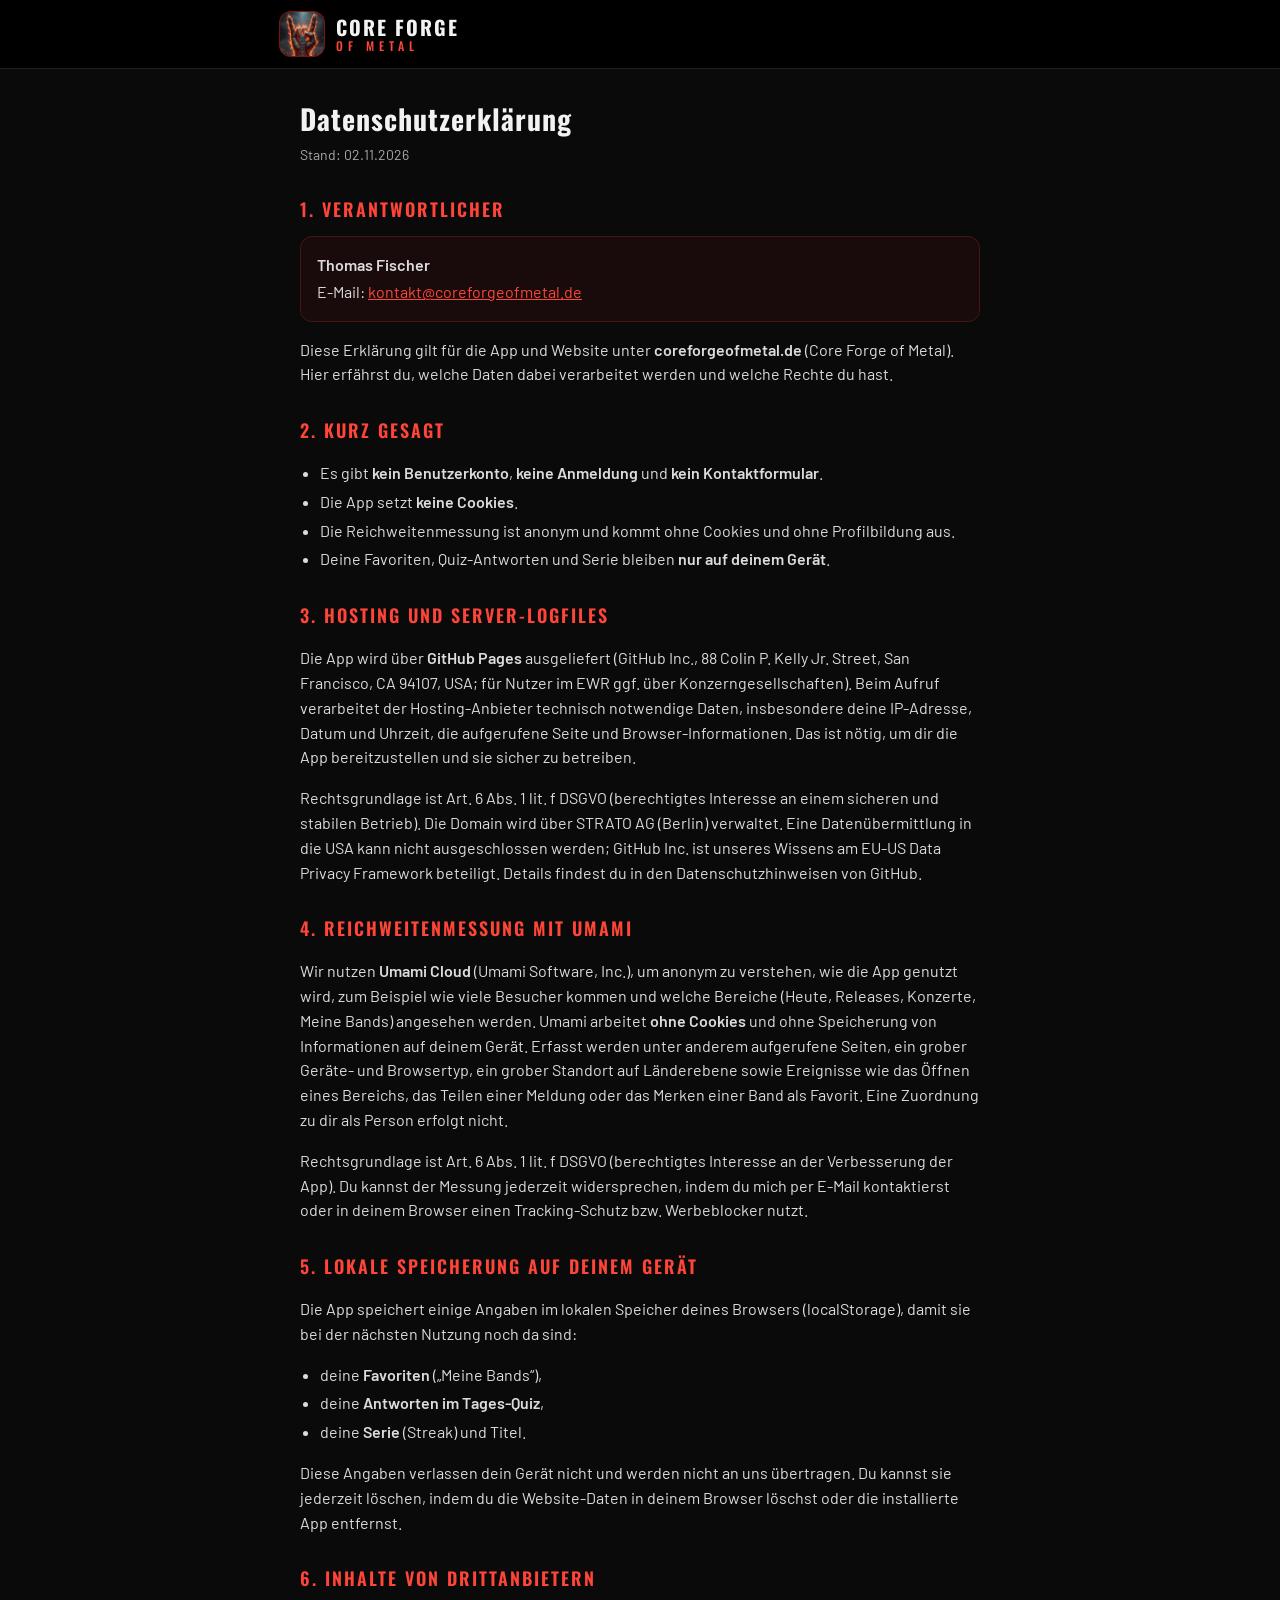
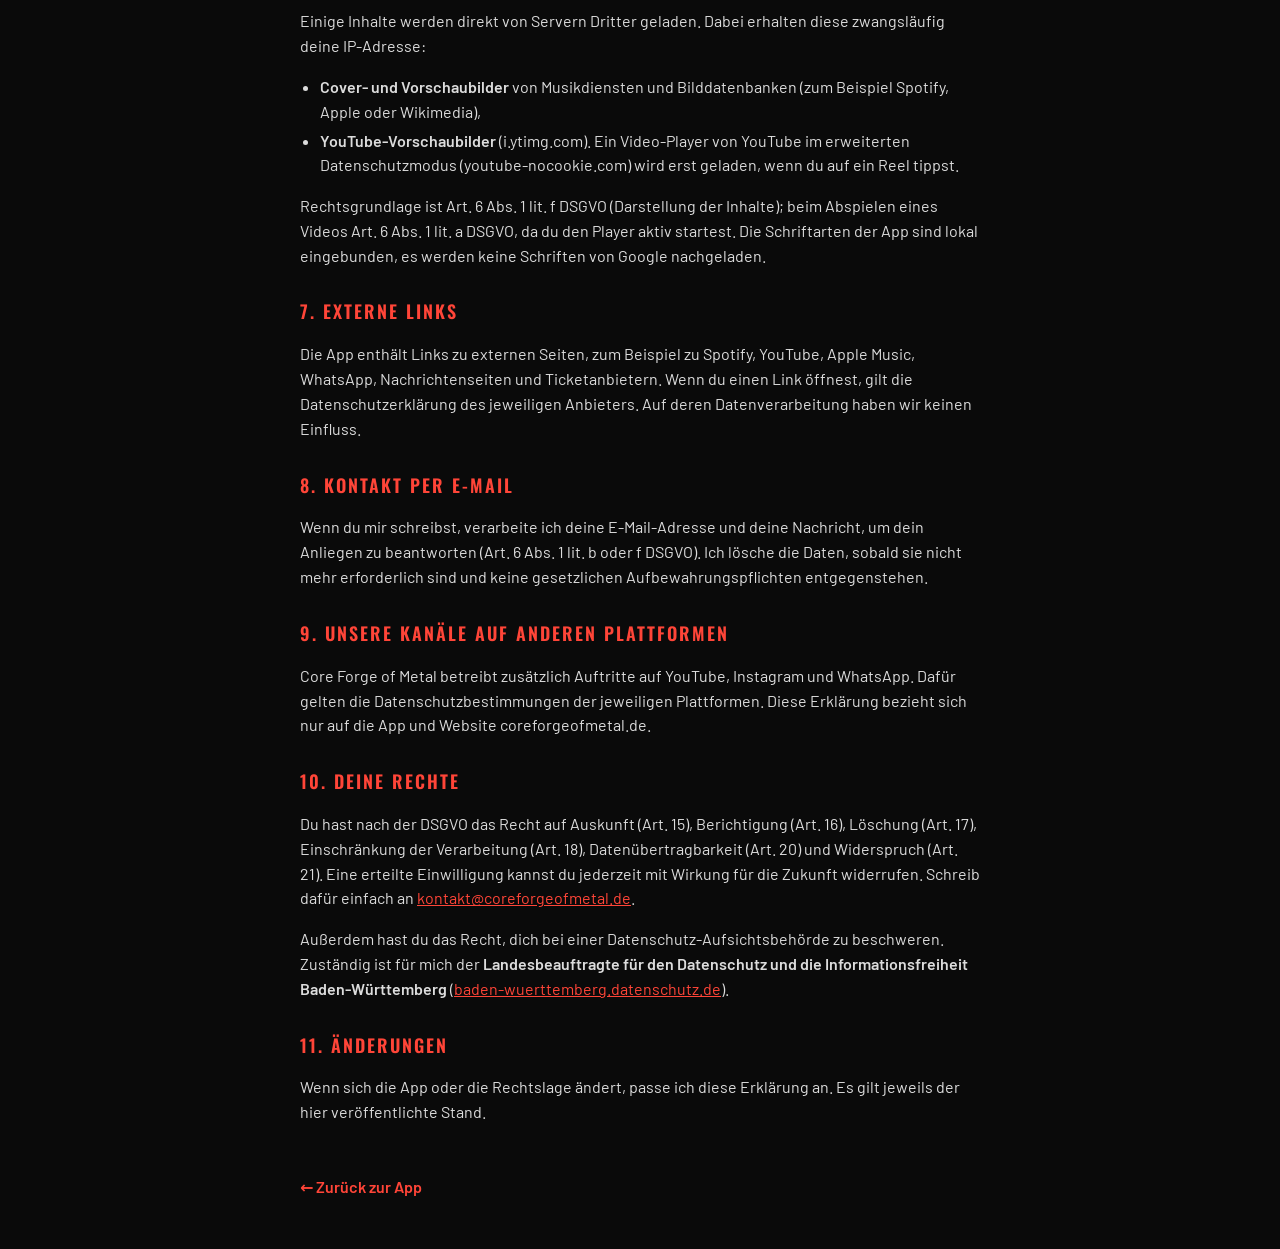
<file: datenschutz.html>
<!doctype html>
<html lang="de">
<head>
<meta charset="utf-8">
<meta name="viewport" content="width=device-width, initial-scale=1, viewport-fit=cover">
<title>Datenschutzerklärung – Core Forge of Metal</title>
<meta name="description" content="Datenschutzerklärung der Core-Forge-of-Metal-App und der Website coreforgeofmetal.de.">
<meta name="theme-color" content="#000000">
<link rel="icon" type="image/png" sizes="32x32" href="icon-32.png">
<link rel="stylesheet" href="fonts.css">
<style>
:root{--bg:#0A0A0A;--bar:#000;--line:#1F1F1F;--card:#190B0B;--card-line:#4A1515;--red:#D10A0A;--red-hi:#FF4538;--red-deep:#8E0B0B;--text:#F2F2F2;--muted:#A8A8A8}
*{box-sizing:border-box}
html{-webkit-text-size-adjust:100%}
body{margin:0;background:var(--bg);color:var(--text);font-family:'Barlow',system-ui,-apple-system,'Segoe UI',sans-serif;font-size:16px;line-height:1.55}
a{color:var(--red-hi)}
:focus-visible{outline:2px solid var(--red-hi);outline-offset:2px}
.wrap{max-width:720px;margin:0 auto;padding:0 20px calc(40px + env(safe-area-inset-bottom))}
header{background:var(--bar);border-bottom:1px solid var(--line);padding:calc(12px + env(safe-area-inset-top)) 20px 12px}
.brand{max-width:720px;margin:0 auto;display:flex;align-items:center;gap:12px;text-decoration:none;color:var(--text)}
.brand img{width:44px;height:44px;border-radius:11px;background:#2E0C0C;box-shadow:0 0 0 1px #7A1414}
.wm{display:flex;flex-direction:column;font-family:'Oswald',sans-serif;line-height:1}
.wm b{font-weight:700;font-size:20px;letter-spacing:2px}
.wm span{font-weight:500;font-size:12px;letter-spacing:5px;color:var(--red-hi);margin-top:3px}
h1{font-family:'Oswald',sans-serif;font-weight:700;font-size:28px;letter-spacing:1px;margin:28px 0 4px}
h2{font-family:'Oswald',sans-serif;font-weight:600;font-size:18px;letter-spacing:2px;color:var(--red-hi);text-transform:uppercase;margin:30px 0 8px}
p,li{color:#DCDCDC}
ul{padding-left:20px}
li{margin:4px 0}
.meta{color:var(--muted);font-size:14px;margin:0 0 8px}
.box{background:var(--card);border:1px solid var(--card-line);border-radius:12px;padding:14px 16px;margin:12px 0}
.box p{margin:2px 0}
.back{display:inline-flex;align-items:center;min-height:44px;margin-top:24px;font-weight:600;text-decoration:none}
</style>
</head>
<body>
<header>
  <a class="brand" href="./" aria-label="Zurück zur App">
    <img src="icon-192.png" width="44" height="44" alt="">
    <span class="wm"><b>CORE FORGE</b><span>OF METAL</span></span>
  </a>
</header>
<div class="wrap">
<h1>Datenschutzerklärung</h1>
<p class="meta">Stand: 02.11.2026</p>

<h2>1. Verantwortlicher</h2>
<div class="box">
  <p><strong>Thomas Fischer</strong></p>
  <p>E-Mail: <a href="mailto:kontakt@coreforgeofmetal.de">kontakt@coreforgeofmetal.de</a></p>
</div>
<p>Diese Erklärung gilt für die App und Website unter <strong>coreforgeofmetal.de</strong> (Core Forge of Metal). Hier erfährst du, welche Daten dabei verarbeitet werden und welche Rechte du hast.</p>

<h2>2. Kurz gesagt</h2>
<ul>
  <li>Es gibt <strong>kein Benutzerkonto</strong>, <strong>keine Anmeldung</strong> und <strong>kein Kontaktformular</strong>.</li>
  <li>Die App setzt <strong>keine Cookies</strong>.</li>
  <li>Die Reichweitenmessung ist anonym und kommt ohne Cookies und ohne Profilbildung aus.</li>
  <li>Deine Favoriten, Quiz-Antworten und Serie bleiben <strong>nur auf deinem Gerät</strong>.</li>
</ul>

<h2>3. Hosting und Server-Logfiles</h2>
<p>Die App wird über <strong>GitHub Pages</strong> ausgeliefert (GitHub Inc., 88 Colin P. Kelly Jr. Street, San Francisco, CA 94107, USA; für Nutzer im EWR ggf. über Konzerngesellschaften). Beim Aufruf verarbeitet der Hosting-Anbieter technisch notwendige Daten, insbesondere deine IP-Adresse, Datum und Uhrzeit, die aufgerufene Seite und Browser-Informationen. Das ist nötig, um dir die App bereitzustellen und sie sicher zu betreiben.</p>
<p>Rechtsgrundlage ist Art. 6 Abs. 1 lit. f DSGVO (berechtigtes Interesse an einem sicheren und stabilen Betrieb). Die Domain wird über STRATO AG (Berlin) verwaltet. Eine Datenübermittlung in die USA kann nicht ausgeschlossen werden; GitHub Inc. ist unseres Wissens am EU-US Data Privacy Framework beteiligt. Details findest du in den Datenschutzhinweisen von GitHub.</p>

<h2>4. Reichweitenmessung mit Umami</h2>
<p>Wir nutzen <strong>Umami Cloud</strong> (Umami Software, Inc.), um anonym zu verstehen, wie die App genutzt wird, zum Beispiel wie viele Besucher kommen und welche Bereiche (Heute, Releases, Konzerte, Meine Bands) angesehen werden. Umami arbeitet <strong>ohne Cookies</strong> und ohne Speicherung von Informationen auf deinem Gerät. Erfasst werden unter anderem aufgerufene Seiten, ein grober Geräte- und Browsertyp, ein grober Standort auf Länderebene sowie Ereignisse wie das Öffnen eines Bereichs, das Teilen einer Meldung oder das Merken einer Band als Favorit. Eine Zuordnung zu dir als Person erfolgt nicht.</p>
<p>Rechtsgrundlage ist Art. 6 Abs. 1 lit. f DSGVO (berechtigtes Interesse an der Verbesserung der App). Du kannst der Messung jederzeit widersprechen, indem du mich per E-Mail kontaktierst oder in deinem Browser einen Tracking-Schutz bzw. Werbeblocker nutzt.</p>

<h2>5. Lokale Speicherung auf deinem Gerät</h2>
<p>Die App speichert einige Angaben im lokalen Speicher deines Browsers (localStorage), damit sie bei der nächsten Nutzung noch da sind:</p>
<ul>
  <li>deine <strong>Favoriten</strong> („Meine Bands“),</li>
  <li>deine <strong>Antworten im Tages-Quiz</strong>,</li>
  <li>deine <strong>Serie</strong> (Streak) und Titel.</li>
</ul>
<p>Diese Angaben verlassen dein Gerät nicht und werden nicht an uns übertragen. Du kannst sie jederzeit löschen, indem du die Website-Daten in deinem Browser löschst oder die installierte App entfernst.</p>

<h2>6. Inhalte von Drittanbietern</h2>
<p>Einige Inhalte werden direkt von Servern Dritter geladen. Dabei erhalten diese zwangsläufig deine IP-Adresse:</p>
<ul>
  <li><strong>Cover- und Vorschaubilder</strong> von Musikdiensten und Bilddatenbanken (zum Beispiel Spotify, Apple oder Wikimedia),</li>
  <li><strong>YouTube-Vorschaubilder</strong> (i.ytimg.com). Ein Video-Player von YouTube im erweiterten Datenschutzmodus (youtube-nocookie.com) wird erst geladen, wenn du auf ein Reel tippst.</li>
</ul>
<p>Rechtsgrundlage ist Art. 6 Abs. 1 lit. f DSGVO (Darstellung der Inhalte); beim Abspielen eines Videos Art. 6 Abs. 1 lit. a DSGVO, da du den Player aktiv startest. Die Schriftarten der App sind lokal eingebunden, es werden keine Schriften von Google nachgeladen.</p>

<h2>7. Externe Links</h2>
<p>Die App enthält Links zu externen Seiten, zum Beispiel zu Spotify, YouTube, Apple Music, WhatsApp, Nachrichtenseiten und Ticketanbietern. Wenn du einen Link öffnest, gilt die Datenschutzerklärung des jeweiligen Anbieters. Auf deren Datenverarbeitung haben wir keinen Einfluss.</p>

<h2>8. Kontakt per E-Mail</h2>
<p>Wenn du mir schreibst, verarbeite ich deine E-Mail-Adresse und deine Nachricht, um dein Anliegen zu beantworten (Art. 6 Abs. 1 lit. b oder f DSGVO). Ich lösche die Daten, sobald sie nicht mehr erforderlich sind und keine gesetzlichen Aufbewahrungspflichten entgegenstehen.</p>

<h2>9. Unsere Kanäle auf anderen Plattformen</h2>
<p>Core Forge of Metal betreibt zusätzlich Auftritte auf YouTube, Instagram und WhatsApp. Dafür gelten die Datenschutzbestimmungen der jeweiligen Plattformen. Diese Erklärung bezieht sich nur auf die App und Website coreforgeofmetal.de.</p>

<h2>10. Deine Rechte</h2>
<p>Du hast nach der DSGVO das Recht auf Auskunft (Art. 15), Berichtigung (Art. 16), Löschung (Art. 17), Einschränkung der Verarbeitung (Art. 18), Datenübertragbarkeit (Art. 20) und Widerspruch (Art. 21). Eine erteilte Einwilligung kannst du jederzeit mit Wirkung für die Zukunft widerrufen. Schreib dafür einfach an <a href="mailto:kontakt@coreforgeofmetal.de">kontakt@coreforgeofmetal.de</a>.</p>
<p>Außerdem hast du das Recht, dich bei einer Datenschutz-Aufsichtsbehörde zu beschweren. Zuständig ist für mich der <strong>Landesbeauftragte für den Datenschutz und die Informationsfreiheit Baden-Württemberg</strong> (<a href="https://www.baden-wuerttemberg.datenschutz.de" rel="noopener">baden-wuerttemberg.datenschutz.de</a>).</p>

<h2>11. Änderungen</h2>
<p>Wenn sich die App oder die Rechtslage ändert, passe ich diese Erklärung an. Es gilt jeweils der hier veröffentlichte Stand.</p>

<a class="back" href="./">← Zurück zur App</a>
</div>
</body>
</html>
</file>
<file: fonts.css>
/* Schriften lokal eingebettet (Oswald, Barlow – SIL Open Font License), keine Verbindung zu Google */
@font-face{font-family:'Oswald';font-style:normal;font-weight:500;font-display:swap;src:url([data-uri]) format('woff2')}
@font-face{font-family:'Oswald';font-style:normal;font-weight:600;font-display:swap;src:url([data-uri]) format('woff2')}
@font-face{font-family:'Oswald';font-style:normal;font-weight:700;font-display:swap;src:url([data-uri]) format('woff2')}
@font-face{font-family:'Barlow';font-style:normal;font-weight:400;font-display:swap;src:url([data-uri]) format('woff2')}
@font-face{font-family:'Barlow';font-style:normal;font-weight:500;font-display:swap;src:url([data-uri]) format('woff2')}
@font-face{font-family:'Barlow';font-style:normal;font-weight:600;font-display:swap;src:url([data-uri]) format('woff2')}
</file>
